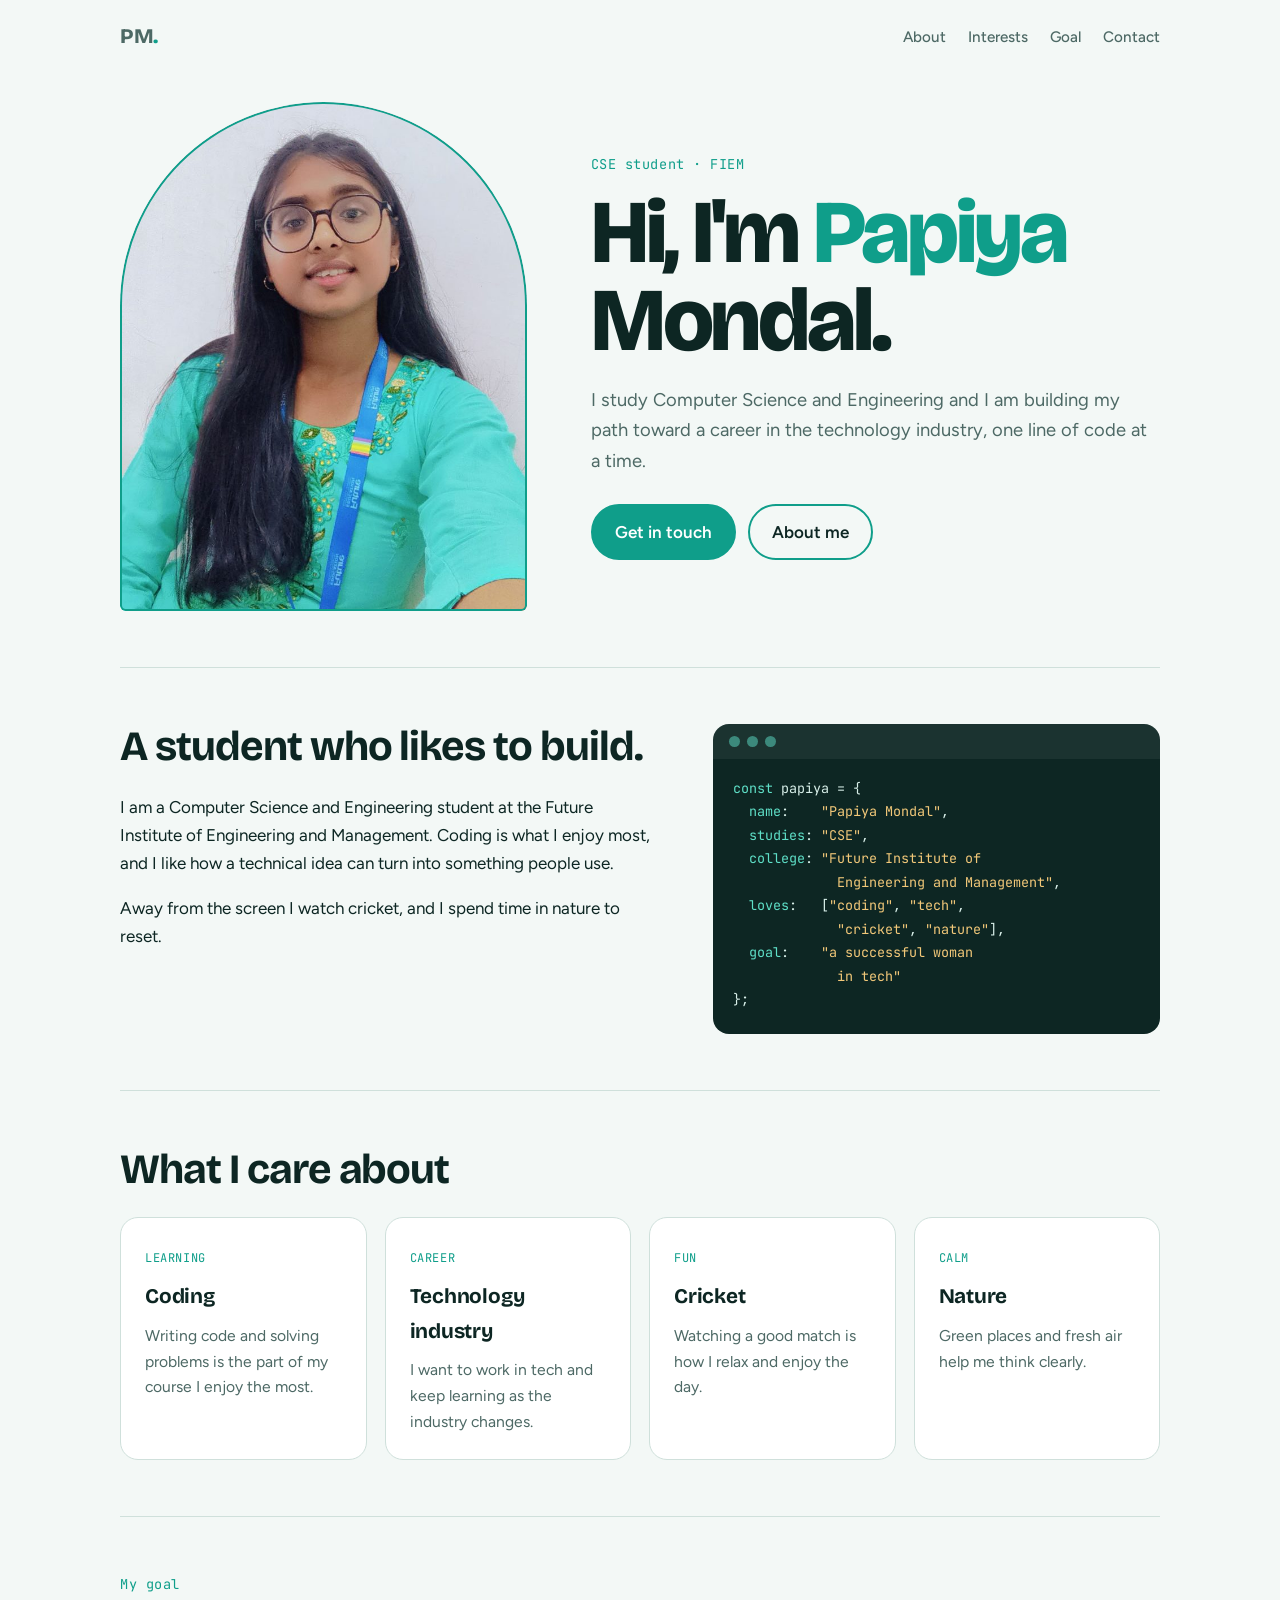
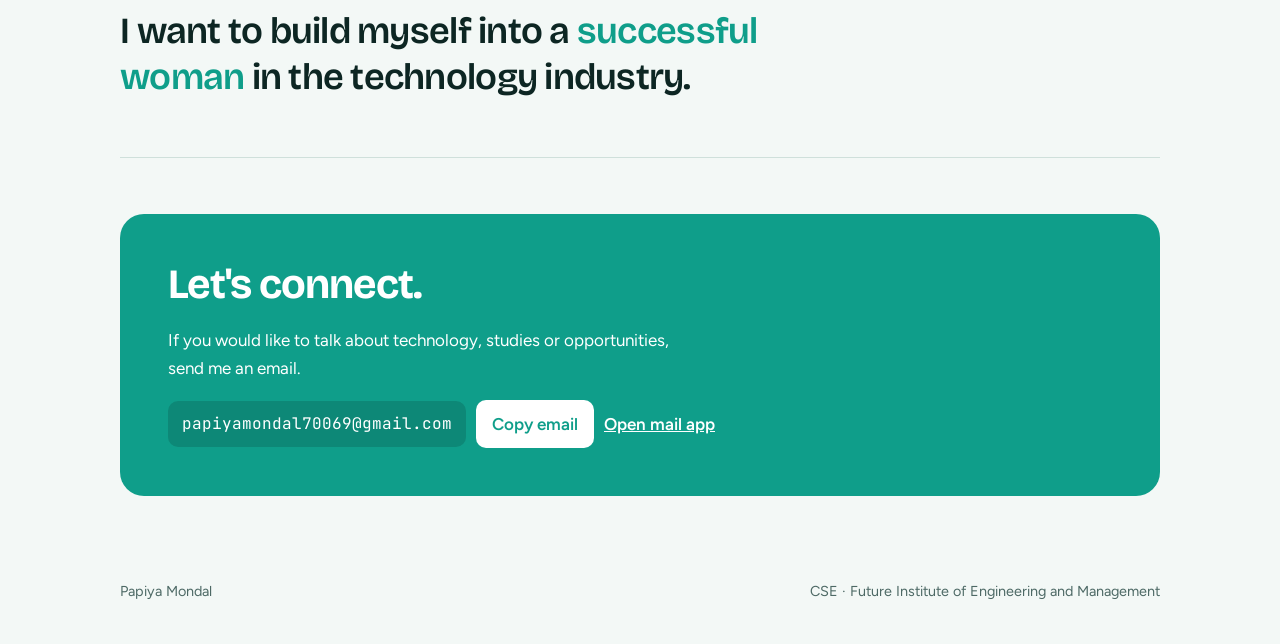
<file: index.html>
<!doctype html><html><head><meta charset=utf8><meta name=viewport content="width=device-width,initial-scale=1,viewport-fit=cover"><style>:root{color-scheme:light;box-sizing:border-box;padding-top:env(safe-area-inset-top,0px);padding-bottom:env(safe-area-inset-bottom,0px)}html{scroll-padding-top:env(safe-area-inset-top,0px)}body{margin:0;padding:0;font:14px -apple-system,BlinkMacSystemFont,sans-serif;background:#fff;color:#000}img{max-width:100%}[hidden]:not([hidden=until-found i]){display:none!important}</style></head><body>
<title>Papiya Mondal</title>
<meta name="claude:viewport-fit-sides" content="cover">
<link rel="preconnect" href="https://fonts.googleapis.com">
<link rel="preconnect" href="https://fonts.gstatic.com" crossorigin>
<link rel="stylesheet" href="https://fonts.googleapis.com/css2?family=Bricolage+Grotesque:opsz,wght@12..96,500;12..96,700;12..96,800&family=Figtree:wght@400;500;600&family=JetBrains+Mono:wght@400;500&display=swap">
<style>
/* Layout: asymmetric hero (arched photo left, big name right), then calm single-column sections with a terminal-style card as the one bold detail. */
:root{
  --bg:#f3f8f6;
  --surface:#ffffff;
  --fg:#0d2623;
  --muted:#4d6965;
  --accent:#0f9e8a;
  --accent-ink:#ffffff;
  --line:#cfe0db;
  --term-bg:#0d2623;
  --term-fg:#d8efe9;
  --term-key:#5fe0c8;
  --term-str:#f2c879;
  --font-display:"Bricolage Grotesque","Trebuchet MS",sans-serif;
  --font-body:"Figtree",system-ui,sans-serif;
  --font-mono:"JetBrains Mono",ui-monospace,Menlo,monospace;
}
@media (prefers-color-scheme:dark){:root:not([data-theme="light"]){
  --bg:#0a1a18;--surface:#112826;--fg:#e6f4f1;--muted:#93b3ad;--accent:#35d0b8;--accent-ink:#06201c;--line:#23403c;
  --term-bg:#061311;--term-fg:#d8efe9;--term-key:#5fe0c8;--term-str:#f2c879;color-scheme:dark}}
:root[data-theme="dark"]{
  --bg:#0a1a18;--surface:#112826;--fg:#e6f4f1;--muted:#93b3ad;--accent:#35d0b8;--accent-ink:#06201c;--line:#23403c;
  --term-bg:#061311;--term-fg:#d8efe9;--term-key:#5fe0c8;--term-str:#f2c879;color-scheme:dark}

*{box-sizing:border-box}
body{background:var(--bg);color:var(--fg);font-family:var(--font-body);font-size:17px;line-height:1.65;
  padding-block:0;padding-left:max(16px,env(safe-area-inset-left,0px));padding-right:max(16px,env(safe-area-inset-right,0px))}
.wrap{max-width:1040px;margin:0 auto}
a{color:inherit}
:focus-visible{outline:3px solid var(--accent);outline-offset:3px;border-radius:4px}

nav{display:flex;justify-content:space-between;align-items:center;gap:16px;padding-block:20px;flex-wrap:wrap}
.mark{font-family:var(--font-display);font-weight:800;font-size:1.3rem;text-decoration:none;letter-spacing:-.02em}
.mark span{color:var(--accent)}
nav ul{display:flex;gap:22px;list-style:none;margin:0;padding:0;font-size:.95rem;font-weight:500}
nav a{text-decoration:none;color:var(--muted)}
nav a:hover{color:var(--fg)}

.hero{display:grid;grid-template-columns:minmax(0,5fr) minmax(0,7fr);gap:clamp(24px,5vw,64px);align-items:center;padding-block:28px 56px}
.photo{position:relative;aspect-ratio:4/5;max-width:100%;border-radius:999px 999px 28px 28px;overflow:hidden;background:var(--line)}
.photo img{width:100%;height:100%;object-fit:cover;display:block}
.photo::after{content:"";position:absolute;inset:0;border-radius:inherit;box-shadow:inset 0 0 0 2px var(--accent)}
.eyebrow{font-family:var(--font-mono);font-size:.85rem;color:var(--accent);letter-spacing:.04em;margin:0 0 14px}
h1{font-family:var(--font-display);font-weight:800;font-size:clamp(2.8rem,8vw,5.6rem);line-height:.98;letter-spacing:-.035em;margin:0 0 20px;text-wrap:balance}
h1 em{font-style:normal;color:var(--accent)}
.lead{font-size:1.15rem;color:var(--muted);max-width:34em;margin:0 0 28px}
.cta{display:flex;gap:12px;flex-wrap:wrap}
.btn{display:inline-block;padding:12px 22px;border-radius:999px;font-weight:600;text-decoration:none;border:2px solid var(--accent)}
.btn.primary{background:var(--accent);color:var(--accent-ink)}
.btn.ghost{color:var(--fg)}
.btn:hover{transform:translateY(-1px)}

section{padding-block:56px;border-top:1px solid var(--line)}
h2{font-family:var(--font-display);font-weight:700;font-size:clamp(1.8rem,4.5vw,2.6rem);letter-spacing:-.025em;line-height:1.1;margin:0 0 24px;text-wrap:balance}
.about{display:grid;grid-template-columns:minmax(0,6fr) minmax(0,5fr);gap:clamp(24px,5vw,56px);align-items:start}
.about p{margin:0 0 16px;max-width:36em}
.term{background:var(--term-bg);color:var(--term-fg);border-radius:16px;overflow:hidden;min-width:0}
.term-bar{display:flex;gap:7px;padding:12px 16px;background:rgba(255,255,255,.06)}
.term-bar i{width:11px;height:11px;border-radius:50%;background:var(--term-key);opacity:.5}
.term pre{margin:0;padding:18px 20px 22px;font-family:var(--font-mono);font-size:.84rem;line-height:1.75;overflow-x:auto}
.k{color:var(--term-key)}.s{color:var(--term-str)}

.cards{display:grid;grid-template-columns:repeat(auto-fit,minmax(220px,1fr));gap:18px}
.card{background:var(--surface);border:1px solid var(--line);border-radius:18px;padding:24px}
.card h3{font-family:var(--font-display);font-size:1.3rem;margin:0 0 8px;letter-spacing:-.01em}
.card p{margin:0;color:var(--muted);font-size:.98rem}
.tag{display:inline-block;font-family:var(--font-mono);font-size:.75rem;color:var(--accent);margin-bottom:12px;letter-spacing:.05em;text-transform:uppercase}

.goal{font-family:var(--font-display);font-weight:600;font-size:clamp(1.5rem,4vw,2.3rem);line-height:1.25;letter-spacing:-.02em;max-width:26em;margin:0;text-wrap:balance}
.goal em{font-style:normal;color:var(--accent)}

.contact-box{background:var(--accent);color:var(--accent-ink);border-radius:24px;padding:clamp(24px,5vw,48px);display:grid;gap:18px}
.contact-box h2{margin:0}
.contact-box p{margin:0;max-width:30em}
.mail{display:flex;gap:10px;flex-wrap:wrap;align-items:center}
.mail code{font-family:var(--font-mono);font-size:1rem;background:rgba(0,0,0,.14);padding:10px 14px;border-radius:10px;overflow-wrap:anywhere;user-select:all}
.mail button{font:inherit;font-weight:600;background:var(--accent-ink);color:var(--accent);border:0;border-radius:10px;padding:10px 16px;cursor:pointer}
.mail a{font-weight:600}
footer{padding-block:28px 40px;color:var(--muted);font-size:.9rem;display:flex;justify-content:space-between;gap:12px;flex-wrap:wrap}

@media (max-width:760px){
  .hero,.about{grid-template-columns:minmax(0,1fr)}
  .photo{max-width:340px}
  nav ul{gap:16px}
}
@media (prefers-reduced-motion:reduce){.btn{transition:none}.btn:hover{transform:none}}
.btn{transition:transform .15s}
</style>

<div class="wrap">
  <nav>
    <a class="mark" href="#top">PM<span>.</span></a>
    <ul>
      <li><a href="#about">About</a></li>
      <li><a href="#interests">Interests</a></li>
      <li><a href="#goal">Goal</a></li>
      <li><a href="#contact">Contact</a></li>
    </ul>
  </nav>

  <header class="hero" id="top">
    <div class="photo"><img src="[data-uri]" alt="Portrait of Papiya Mondal wearing glasses and a teal kurta" width="720" height="900"></div>
    <div>
      <p class="eyebrow">CSE student · FIEM</p>
      <h1>Hi, I'm <em>Papiya</em> Mondal.</h1>
      <p class="lead">I study Computer Science and Engineering and I am building my path toward a career in the technology industry, one line of code at a time.</p>
      <div class="cta">
        <a class="btn primary" href="#contact">Get in touch</a>
        <a class="btn ghost" href="#about">About me</a>
      </div>
    </div>
  </header>

  <section id="about">
    <div class="about">
      <div>
        <h2>A student who likes to build.</h2>
        <p>I am a Computer Science and Engineering student at the Future Institute of Engineering and Management. Coding is what I enjoy most, and I like how a technical idea can turn into something people use.</p>
        <p>Away from the screen I watch cricket, and I spend time in nature to reset.</p>
      </div>
      <div class="term" aria-label="Summary of Papiya Mondal as code">
        <div class="term-bar"><i></i><i></i><i></i></div>
<pre><span class="k">const</span> papiya = {
  <span class="k">name</span>:    <span class="s">"Papiya Mondal"</span>,
  <span class="k">studies</span>: <span class="s">"CSE"</span>,
  <span class="k">college</span>: <span class="s">"Future Institute of
             Engineering and Management"</span>,
  <span class="k">loves</span>:   [<span class="s">"coding"</span>, <span class="s">"tech"</span>,
             <span class="s">"cricket"</span>, <span class="s">"nature"</span>],
  <span class="k">goal</span>:    <span class="s">"a successful woman
             in tech"</span>
};</pre>
      </div>
    </div>
  </section>

  <section id="interests">
    <h2>What I care about</h2>
    <div class="cards">
      <article class="card"><span class="tag">Learning</span><h3>Coding</h3><p>Writing code and solving problems is the part of my course I enjoy the most.</p></article>
      <article class="card"><span class="tag">Career</span><h3>Technology industry</h3><p>I want to work in tech and keep learning as the industry changes.</p></article>
      <article class="card"><span class="tag">Fun</span><h3>Cricket</h3><p>Watching a good match is how I relax and enjoy the day.</p></article>
      <article class="card"><span class="tag">Calm</span><h3>Nature</h3><p>Green places and fresh air help me think clearly.</p></article>
    </div>
  </section>

  <section id="goal">
    <p class="eyebrow">My goal</p>
    <p class="goal">I want to build myself into a <em>successful woman</em> in the technology industry.</p>
  </section>

  <section id="contact">
    <div class="contact-box">
      <h2>Let's connect.</h2>
      <p>If you would like to talk about technology, studies or opportunities, send me an email.</p>
      <div class="mail">
        <code id="email">papiyamondal70069@gmail.com</code>
        <button type="button" id="copy">Copy email</button>
        <a href="mailto:papiyamondal70069@gmail.com">Open mail app</a>
      </div>
    </div>
  </section>

  <footer><span>Papiya Mondal</span><span>CSE · Future Institute of Engineering and Management</span></footer>
</div>

<script>
(function(){
  var b=document.getElementById('copy'),t=document.getElementById('email');
  b.addEventListener('click',function(){
    function sel(){var r=document.createRange();r.selectNodeContents(t);var s=getSelection();s.removeAllRanges();s.addRange(r);b.textContent='Selected, press copy'}
    try{navigator.clipboard.writeText(t.textContent).then(function(){b.textContent='Copied'},sel)}catch(e){sel()}
    setTimeout(function(){b.textContent='Copy email'},2200);
  });
})();
</script>

</body></html>
</file>
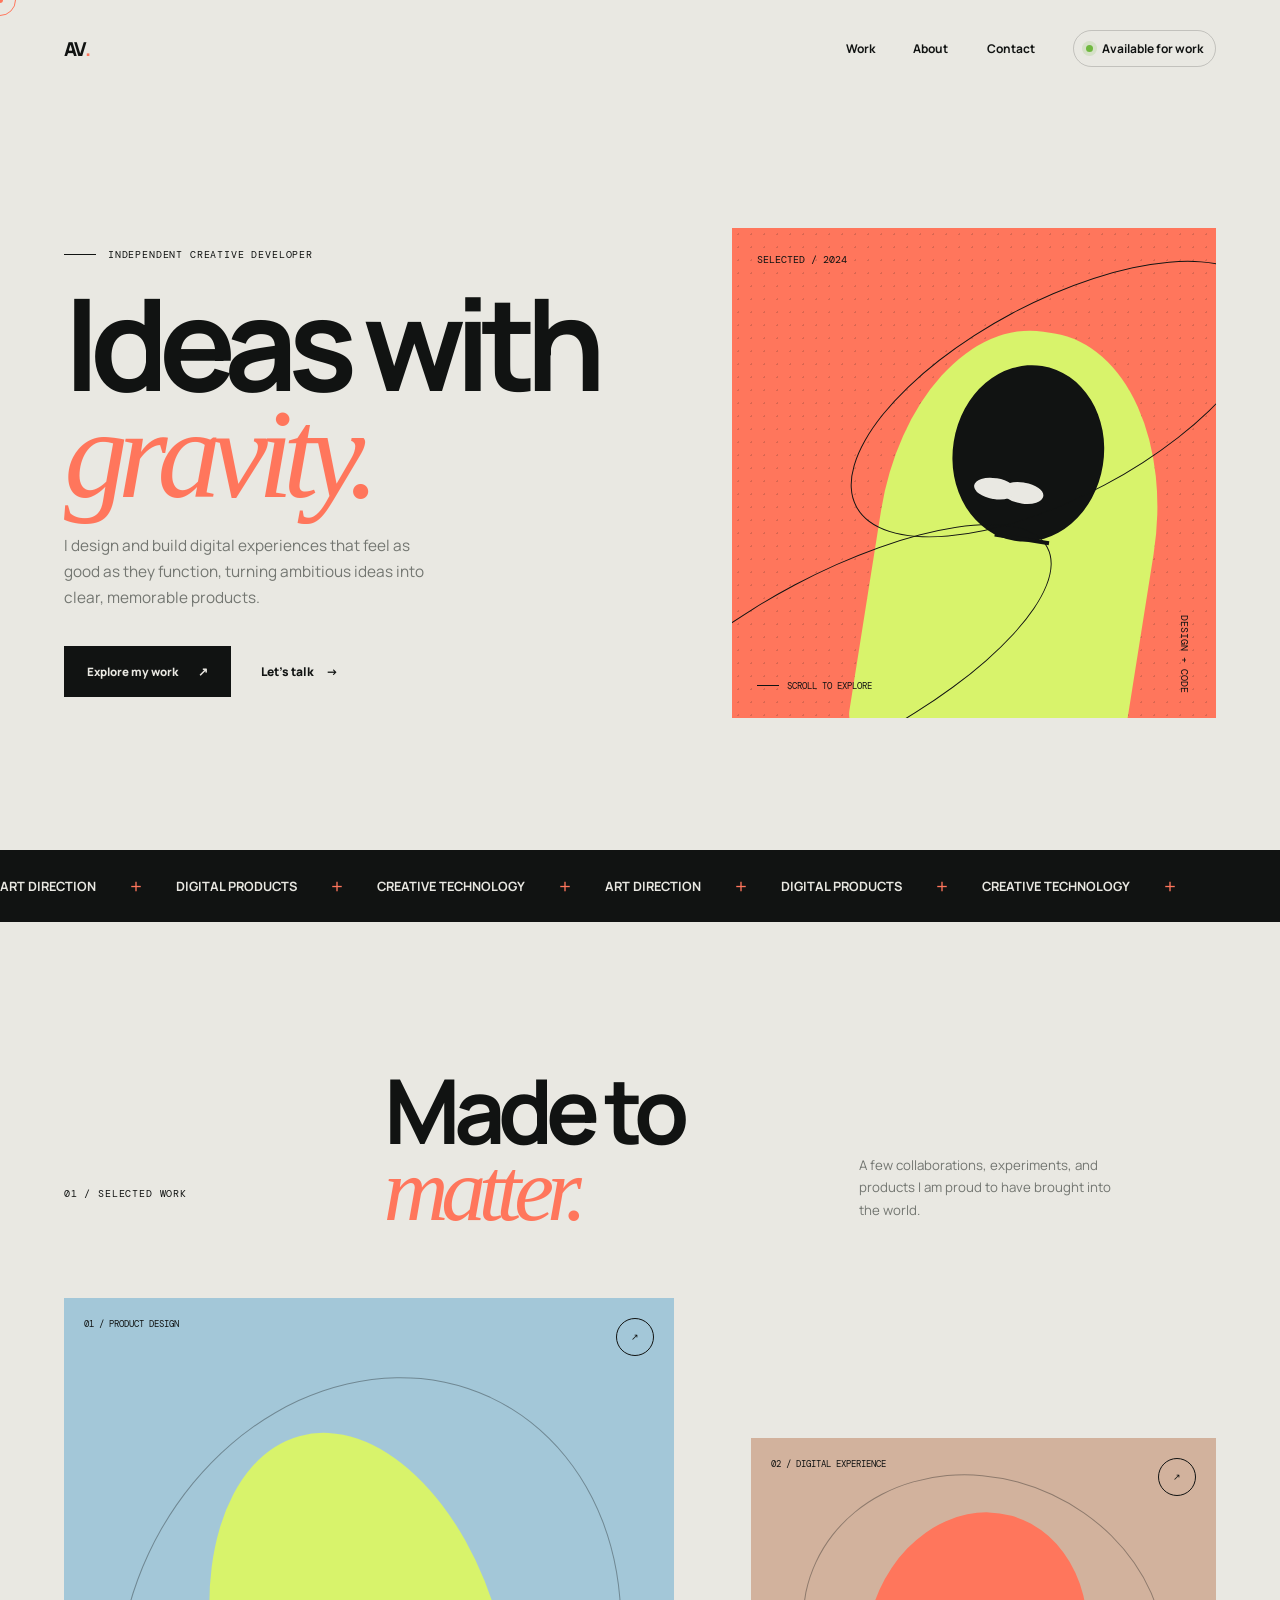
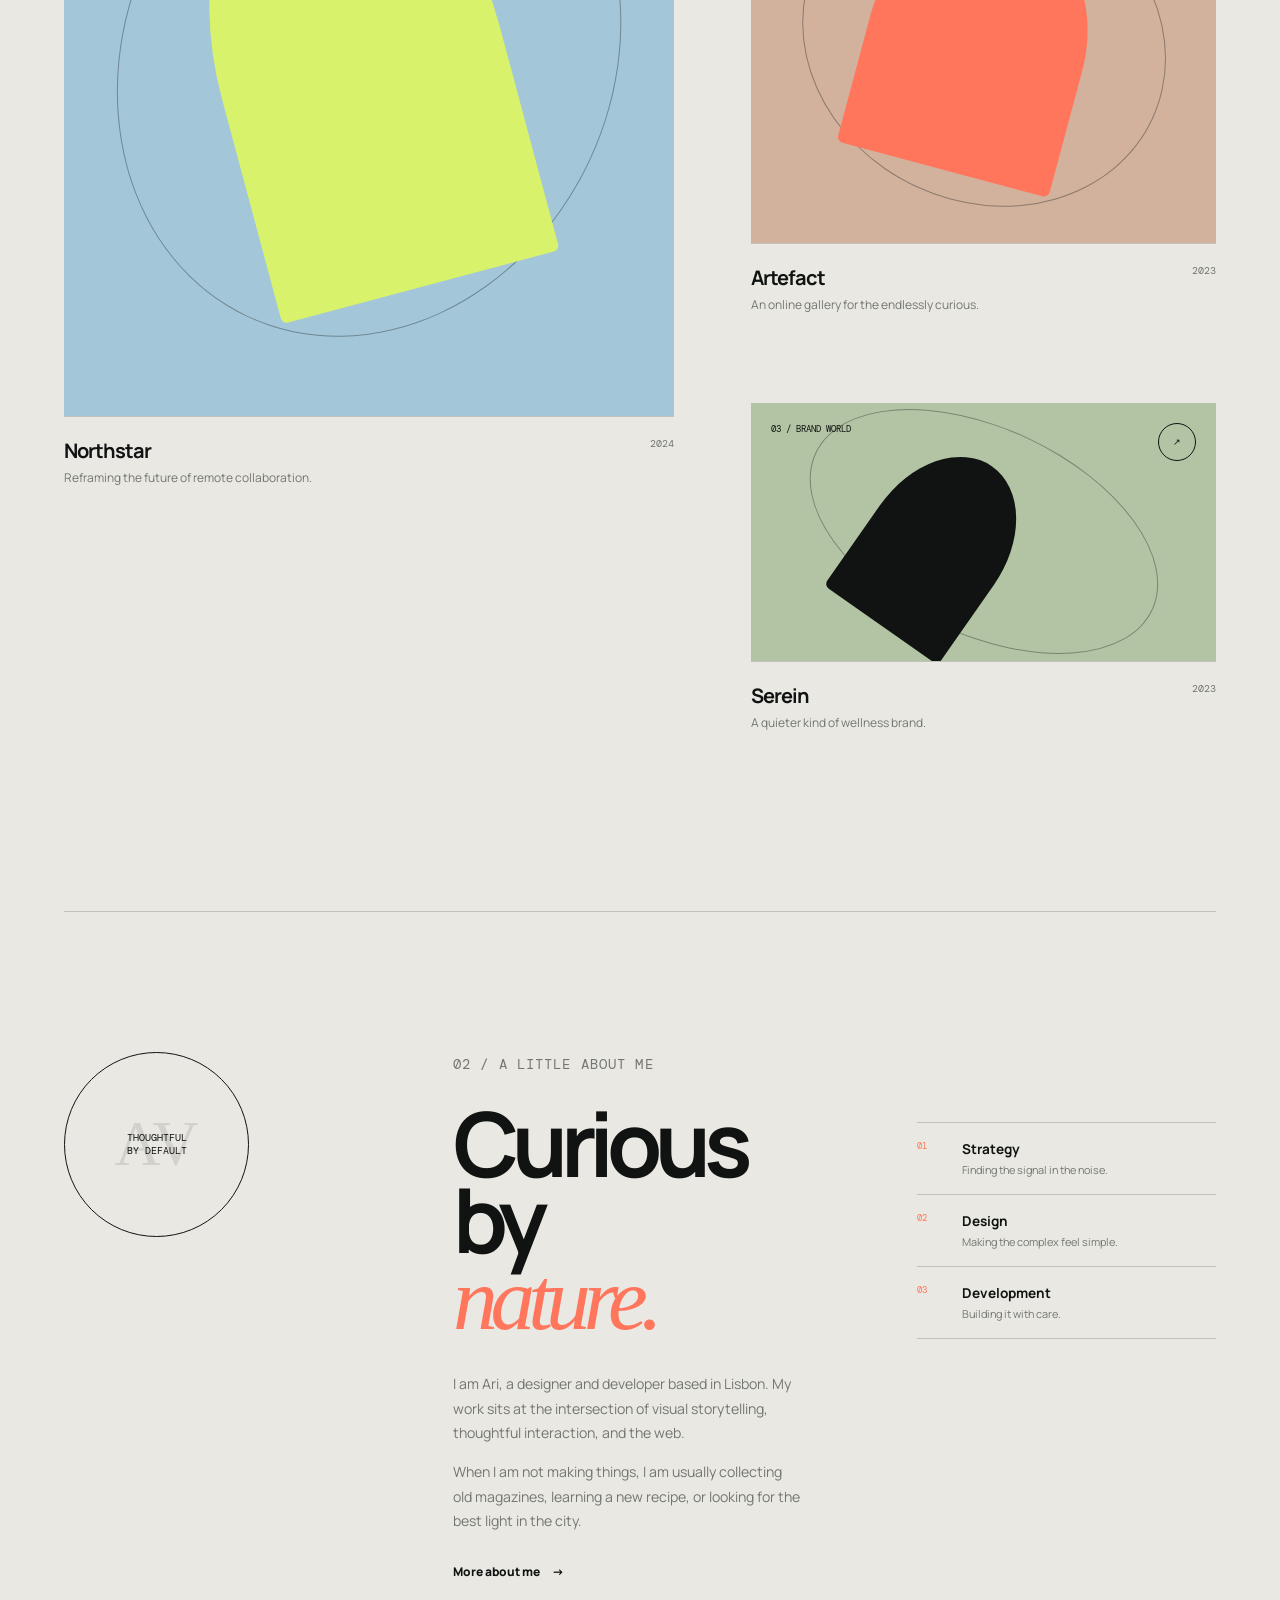
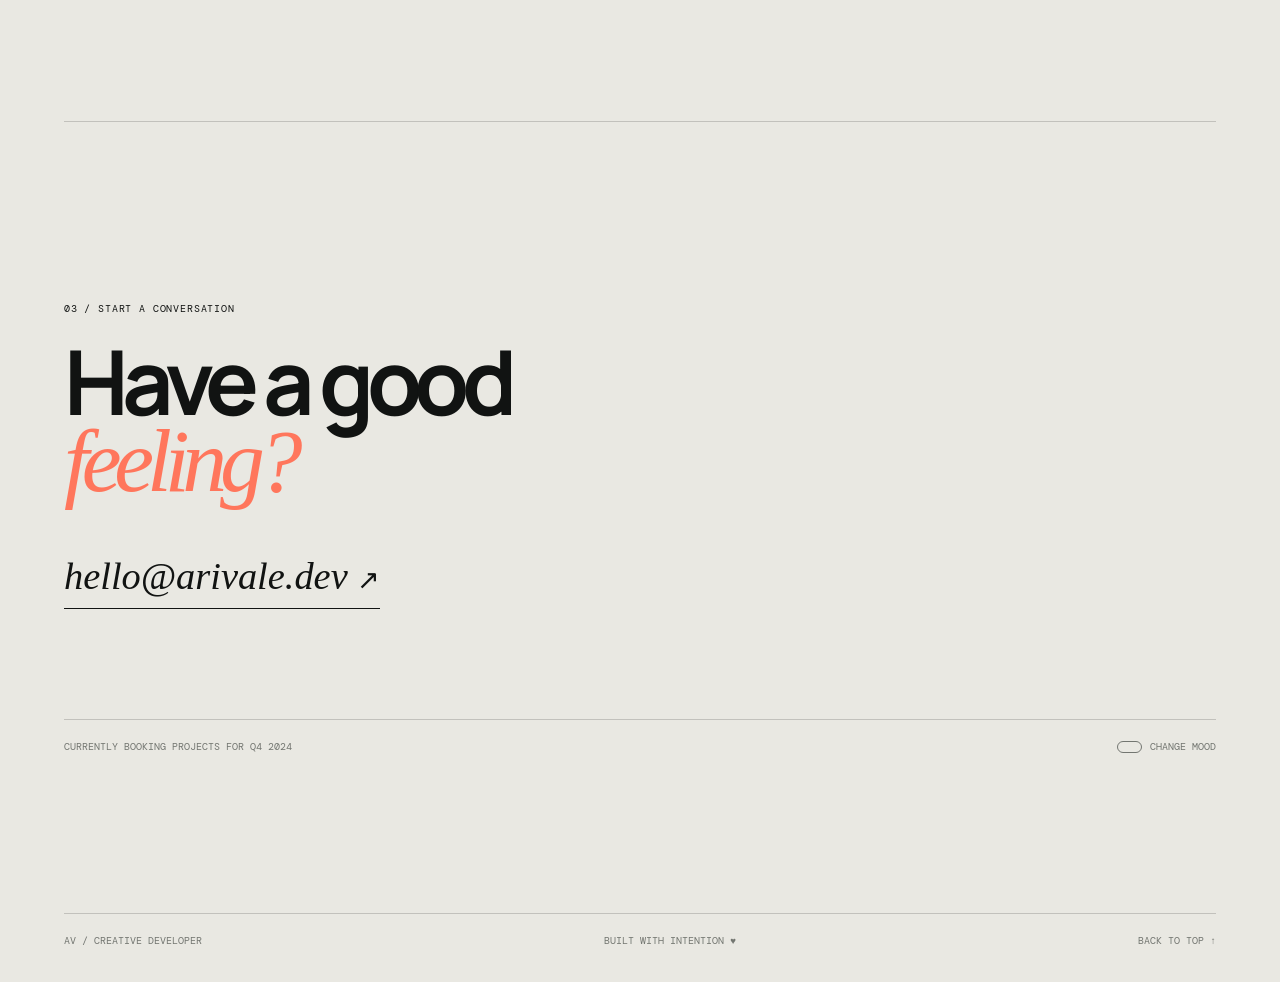
<file: old-index.html>
<!DOCTYPE html>
<html lang="en">
<head>
  <meta charset="UTF-8">
  <meta name="viewport" content="width=device-width, initial-scale=1.0">
  <meta name="description" content="A creative developer portfolio built with HTML, CSS, and JavaScript.">
  <title>Ari Vale | Creative Developer</title>
  <link rel="preconnect" href="https://fonts.googleapis.com">
  <link rel="preconnect" href="https://fonts.gstatic.com" crossorigin>
  <link href="https://fonts.googleapis.com/css2?family=DM+Mono:wght@400;500&family=Manrope:wght@400;500;600;700;800&display=swap" rel="stylesheet">
  <link rel="stylesheet" href="style.css">
</head>
<body>
  <div class="cursor-dot" aria-hidden="true"></div>
  <div class="cursor-ring" aria-hidden="true"></div>

  <header class="site-header">
    <a class="brand" href="#top" aria-label="Ari Vale home">AV<span>.</span></a>
    <button class="menu-toggle" type="button" aria-expanded="false" aria-controls="site-nav">
      <span></span><span></span>
      <span class="sr-only">Toggle navigation</span>
    </button>
    <nav id="site-nav" class="site-nav" aria-label="Main navigation">
      <a href="#work">Work</a>
      <a href="#about">About</a>
      <a href="#contact">Contact</a>
      <a class="nav-availability" href="#contact"><i></i> Available for work</a>
    </nav>
  </header>

  <main id="top">
    <section class="hero section-wrap" aria-labelledby="hero-title">
      <div class="hero-copy reveal">
        <p class="eyebrow"><span class="eyebrow-line"></span> Independent creative developer</p>
        <h1 id="hero-title">Ideas with<br><em>gravity.</em></h1>
        <p class="hero-intro">I design and build digital experiences that feel as good as they function, turning ambitious ideas into clear, memorable products.</p>
        <div class="hero-actions">
          <a class="button button-primary magnetic" href="#work">Explore my work <span aria-hidden="true">&#8599;</span></a>
          <a class="text-link" href="#contact">Let's talk <span aria-hidden="true">&#8594;</span></a>
        </div>
      </div>
      <div class="hero-art reveal reveal-delay" aria-label="Abstract portrait artwork" role="img">
        <div class="orbit orbit-one"></div>
        <div class="orbit orbit-two"></div>
        <div class="portrait-shape"><span></span></div>
        <div class="art-label label-top">Selected / 2024</div>
        <div class="art-label label-bottom">Design + Code</div>
        <div class="scroll-note"><span></span> Scroll to explore</div>
      </div>
    </section>

    <section class="marquee" aria-label="Areas of expertise">
      <div class="marquee-track"><span>Art direction</span><b>+</b><span>Digital products</span><b>+</b><span>Creative technology</span><b>+</b><span>Art direction</span><b>+</b><span>Digital products</span><b>+</b><span>Creative technology</span><b>+</b></div>
    </section>

    <section id="work" class="work section-wrap" aria-labelledby="work-title">
      <div class="section-heading reveal"><p class="eyebrow">01 / Selected work</p><h2 id="work-title">Made to<br><em>matter.</em></h2><p class="section-summary">A few collaborations, experiments, and products I am proud to have brought into the world.</p></div>
      <div class="project-grid">
        <article class="project-card project-large reveal">
          <a class="project-image image-one" href="#contact" aria-label="View the Northstar project"><span class="image-tag">01 / Product design</span><span class="project-arrow">&#8599;</span></a>
          <div class="project-meta"><h3>Northstar</h3><p>Reframing the future of remote collaboration.</p><span class="project-year">2024</span></div>
        </article>
        <article class="project-card project-offset reveal reveal-delay-short">
          <a class="project-image image-two" href="#contact" aria-label="View the Artefact project"><span class="image-tag">02 / Digital experience</span><span class="project-arrow">&#8599;</span></a>
          <div class="project-meta"><h3>Artefact</h3><p>An online gallery for the endlessly curious.</p><span class="project-year">2023</span></div>
        </article>
        <article class="project-card project-wide reveal">
          <a class="project-image image-three" href="#contact" aria-label="View the Serein project"><span class="image-tag">03 / Brand world</span><span class="project-arrow">&#8599;</span></a>
          <div class="project-meta"><h3>Serein</h3><p>A quieter kind of wellness brand.</p><span class="project-year">2023</span></div>
        </article>
      </div>
    </section>

    <section id="about" class="about section-wrap" aria-labelledby="about-title">
      <div class="about-stamp reveal"><span>Thoughtful<br>by default</span><strong>AV</strong></div>
      <div class="about-copy reveal reveal-delay"><p class="eyebrow">02 / A little about me</p><h2 id="about-title">Curious by<br><em>nature.</em></h2><p>I am Ari, a designer and developer based in Lisbon. My work sits at the intersection of visual storytelling, thoughtful interaction, and the web.</p><p>When I am not making things, I am usually collecting old magazines, learning a new recipe, or looking for the best light in the city.</p><a class="text-link" href="#contact">More about me <span aria-hidden="true">&#8594;</span></a></div>
      <div class="skills reveal reveal-delay-short"><div><span>01</span><strong>Strategy</strong><small>Finding the signal in the noise.</small></div><div><span>02</span><strong>Design</strong><small>Making the complex feel simple.</small></div><div><span>03</span><strong>Development</strong><small>Building it with care.</small></div></div>
    </section>

    <section id="contact" class="contact section-wrap reveal" aria-labelledby="contact-title"><p class="eyebrow">03 / Start a conversation</p><h2 id="contact-title">Have a good<br><em>feeling?</em></h2><a class="email-link" href="mailto:hello@arivale.dev">hello@arivale.dev <span aria-hidden="true">&#8599;</span></a><div class="contact-footer"><span>Currently booking projects for Q4 2024</span><button class="theme-toggle" type="button" aria-label="Toggle color theme"><span></span> Change mood</button></div></section>
  </main>

  <footer class="site-footer section-wrap"><span>AV / Creative developer</span><span>Built with intention &#9829;</span><a href="#top">Back to top &#8593;</a></footer>
  <script src="script.js"></script>
</body>
</html>
</file>
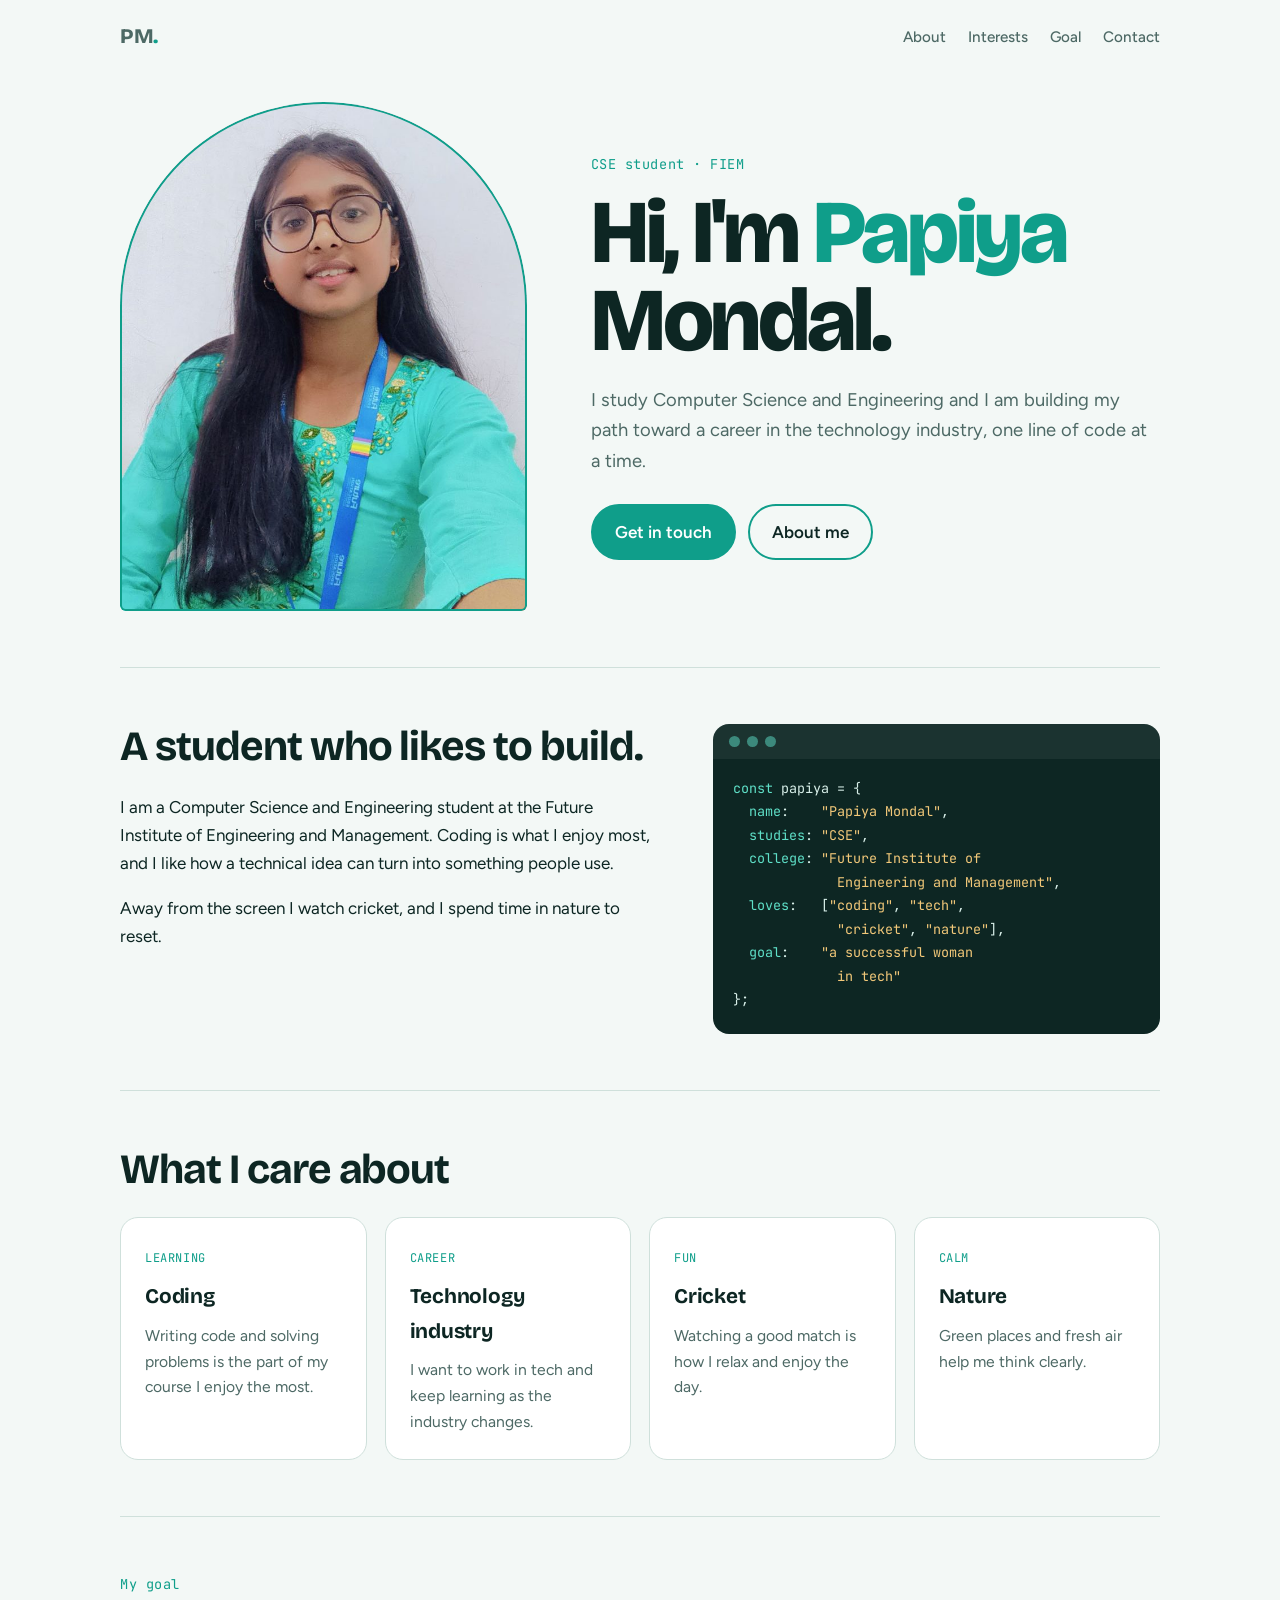
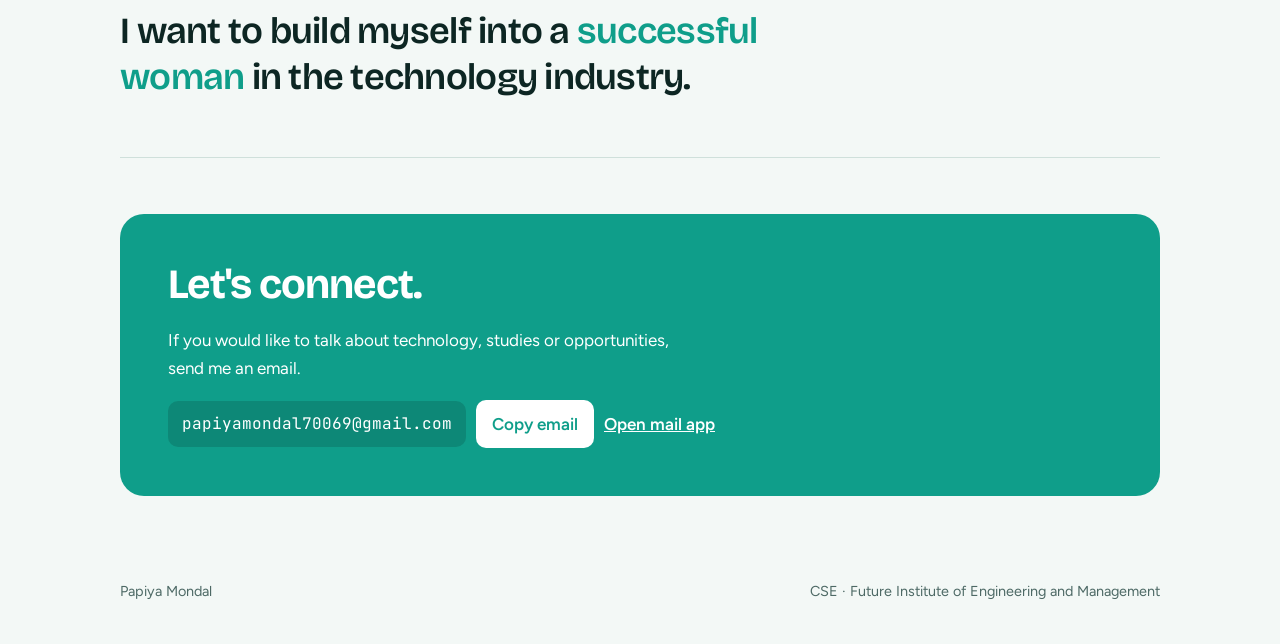
<file: Papiya Mondal.html>
<!doctype html><html><head><meta charset=utf8><meta name=viewport content="width=device-width,initial-scale=1,viewport-fit=cover"><style>:root{color-scheme:light;box-sizing:border-box;padding-top:env(safe-area-inset-top,0px);padding-bottom:env(safe-area-inset-bottom,0px)}html{scroll-padding-top:env(safe-area-inset-top,0px)}body{margin:0;padding:0;font:14px -apple-system,BlinkMacSystemFont,sans-serif;background:#fff;color:#000}img{max-width:100%}[hidden]:not([hidden=until-found i]){display:none!important}</style></head><body>
<title>Papiya Mondal</title>
<meta name="claude:viewport-fit-sides" content="cover">
<link rel="preconnect" href="https://fonts.googleapis.com">
<link rel="preconnect" href="https://fonts.gstatic.com" crossorigin>
<link rel="stylesheet" href="https://fonts.googleapis.com/css2?family=Bricolage+Grotesque:opsz,wght@12..96,500;12..96,700;12..96,800&family=Figtree:wght@400;500;600&family=JetBrains+Mono:wght@400;500&display=swap">
<style>
/* Layout: asymmetric hero (arched photo left, big name right), then calm single-column sections with a terminal-style card as the one bold detail. */
:root{
  --bg:#f3f8f6;
  --surface:#ffffff;
  --fg:#0d2623;
  --muted:#4d6965;
  --accent:#0f9e8a;
  --accent-ink:#ffffff;
  --line:#cfe0db;
  --term-bg:#0d2623;
  --term-fg:#d8efe9;
  --term-key:#5fe0c8;
  --term-str:#f2c879;
  --font-display:"Bricolage Grotesque","Trebuchet MS",sans-serif;
  --font-body:"Figtree",system-ui,sans-serif;
  --font-mono:"JetBrains Mono",ui-monospace,Menlo,monospace;
}
@media (prefers-color-scheme:dark){:root:not([data-theme="light"]){
  --bg:#0a1a18;--surface:#112826;--fg:#e6f4f1;--muted:#93b3ad;--accent:#35d0b8;--accent-ink:#06201c;--line:#23403c;
  --term-bg:#061311;--term-fg:#d8efe9;--term-key:#5fe0c8;--term-str:#f2c879;color-scheme:dark}}
:root[data-theme="dark"]{
  --bg:#0a1a18;--surface:#112826;--fg:#e6f4f1;--muted:#93b3ad;--accent:#35d0b8;--accent-ink:#06201c;--line:#23403c;
  --term-bg:#061311;--term-fg:#d8efe9;--term-key:#5fe0c8;--term-str:#f2c879;color-scheme:dark}

*{box-sizing:border-box}
body{background:var(--bg);color:var(--fg);font-family:var(--font-body);font-size:17px;line-height:1.65;
  padding-block:0;padding-left:max(16px,env(safe-area-inset-left,0px));padding-right:max(16px,env(safe-area-inset-right,0px))}
.wrap{max-width:1040px;margin:0 auto}
a{color:inherit}
:focus-visible{outline:3px solid var(--accent);outline-offset:3px;border-radius:4px}

nav{display:flex;justify-content:space-between;align-items:center;gap:16px;padding-block:20px;flex-wrap:wrap}
.mark{font-family:var(--font-display);font-weight:800;font-size:1.3rem;text-decoration:none;letter-spacing:-.02em}
.mark span{color:var(--accent)}
nav ul{display:flex;gap:22px;list-style:none;margin:0;padding:0;font-size:.95rem;font-weight:500}
nav a{text-decoration:none;color:var(--muted)}
nav a:hover{color:var(--fg)}

.hero{display:grid;grid-template-columns:minmax(0,5fr) minmax(0,7fr);gap:clamp(24px,5vw,64px);align-items:center;padding-block:28px 56px}
.photo{position:relative;aspect-ratio:4/5;max-width:100%;border-radius:999px 999px 28px 28px;overflow:hidden;background:var(--line)}
.photo img{width:100%;height:100%;object-fit:cover;display:block}
.photo::after{content:"";position:absolute;inset:0;border-radius:inherit;box-shadow:inset 0 0 0 2px var(--accent)}
.eyebrow{font-family:var(--font-mono);font-size:.85rem;color:var(--accent);letter-spacing:.04em;margin:0 0 14px}
h1{font-family:var(--font-display);font-weight:800;font-size:clamp(2.8rem,8vw,5.6rem);line-height:.98;letter-spacing:-.035em;margin:0 0 20px;text-wrap:balance}
h1 em{font-style:normal;color:var(--accent)}
.lead{font-size:1.15rem;color:var(--muted);max-width:34em;margin:0 0 28px}
.cta{display:flex;gap:12px;flex-wrap:wrap}
.btn{display:inline-block;padding:12px 22px;border-radius:999px;font-weight:600;text-decoration:none;border:2px solid var(--accent)}
.btn.primary{background:var(--accent);color:var(--accent-ink)}
.btn.ghost{color:var(--fg)}
.btn:hover{transform:translateY(-1px)}

section{padding-block:56px;border-top:1px solid var(--line)}
h2{font-family:var(--font-display);font-weight:700;font-size:clamp(1.8rem,4.5vw,2.6rem);letter-spacing:-.025em;line-height:1.1;margin:0 0 24px;text-wrap:balance}
.about{display:grid;grid-template-columns:minmax(0,6fr) minmax(0,5fr);gap:clamp(24px,5vw,56px);align-items:start}
.about p{margin:0 0 16px;max-width:36em}
.term{background:var(--term-bg);color:var(--term-fg);border-radius:16px;overflow:hidden;min-width:0}
.term-bar{display:flex;gap:7px;padding:12px 16px;background:rgba(255,255,255,.06)}
.term-bar i{width:11px;height:11px;border-radius:50%;background:var(--term-key);opacity:.5}
.term pre{margin:0;padding:18px 20px 22px;font-family:var(--font-mono);font-size:.84rem;line-height:1.75;overflow-x:auto}
.k{color:var(--term-key)}.s{color:var(--term-str)}

.cards{display:grid;grid-template-columns:repeat(auto-fit,minmax(220px,1fr));gap:18px}
.card{background:var(--surface);border:1px solid var(--line);border-radius:18px;padding:24px}
.card h3{font-family:var(--font-display);font-size:1.3rem;margin:0 0 8px;letter-spacing:-.01em}
.card p{margin:0;color:var(--muted);font-size:.98rem}
.tag{display:inline-block;font-family:var(--font-mono);font-size:.75rem;color:var(--accent);margin-bottom:12px;letter-spacing:.05em;text-transform:uppercase}

.goal{font-family:var(--font-display);font-weight:600;font-size:clamp(1.5rem,4vw,2.3rem);line-height:1.25;letter-spacing:-.02em;max-width:26em;margin:0;text-wrap:balance}
.goal em{font-style:normal;color:var(--accent)}

.contact-box{background:var(--accent);color:var(--accent-ink);border-radius:24px;padding:clamp(24px,5vw,48px);display:grid;gap:18px}
.contact-box h2{margin:0}
.contact-box p{margin:0;max-width:30em}
.mail{display:flex;gap:10px;flex-wrap:wrap;align-items:center}
.mail code{font-family:var(--font-mono);font-size:1rem;background:rgba(0,0,0,.14);padding:10px 14px;border-radius:10px;overflow-wrap:anywhere;user-select:all}
.mail button{font:inherit;font-weight:600;background:var(--accent-ink);color:var(--accent);border:0;border-radius:10px;padding:10px 16px;cursor:pointer}
.mail a{font-weight:600}
footer{padding-block:28px 40px;color:var(--muted);font-size:.9rem;display:flex;justify-content:space-between;gap:12px;flex-wrap:wrap}

@media (max-width:760px){
  .hero,.about{grid-template-columns:minmax(0,1fr)}
  .photo{max-width:340px}
  nav ul{gap:16px}
}
@media (prefers-reduced-motion:reduce){.btn{transition:none}.btn:hover{transform:none}}
.btn{transition:transform .15s}
</style>

<div class="wrap">
  <nav>
    <a class="mark" href="#top">PM<span>.</span></a>
    <ul>
      <li><a href="#about">About</a></li>
      <li><a href="#interests">Interests</a></li>
      <li><a href="#goal">Goal</a></li>
      <li><a href="#contact">Contact</a></li>
    </ul>
  </nav>

  <header class="hero" id="top">
    <div class="photo"><img src="[data-uri]" alt="Portrait of Papiya Mondal wearing glasses and a teal kurta" width="720" height="900"></div>
    <div>
      <p class="eyebrow">CSE student · FIEM</p>
      <h1>Hi, I'm <em>Papiya</em> Mondal.</h1>
      <p class="lead">I study Computer Science and Engineering and I am building my path toward a career in the technology industry, one line of code at a time.</p>
      <div class="cta">
        <a class="btn primary" href="#contact">Get in touch</a>
        <a class="btn ghost" href="#about">About me</a>
      </div>
    </div>
  </header>

  <section id="about">
    <div class="about">
      <div>
        <h2>A student who likes to build.</h2>
        <p>I am a Computer Science and Engineering student at the Future Institute of Engineering and Management. Coding is what I enjoy most, and I like how a technical idea can turn into something people use.</p>
        <p>Away from the screen I watch cricket, and I spend time in nature to reset.</p>
      </div>
      <div class="term" aria-label="Summary of Papiya Mondal as code">
        <div class="term-bar"><i></i><i></i><i></i></div>
<pre><span class="k">const</span> papiya = {
  <span class="k">name</span>:    <span class="s">"Papiya Mondal"</span>,
  <span class="k">studies</span>: <span class="s">"CSE"</span>,
  <span class="k">college</span>: <span class="s">"Future Institute of
             Engineering and Management"</span>,
  <span class="k">loves</span>:   [<span class="s">"coding"</span>, <span class="s">"tech"</span>,
             <span class="s">"cricket"</span>, <span class="s">"nature"</span>],
  <span class="k">goal</span>:    <span class="s">"a successful woman
             in tech"</span>
};</pre>
      </div>
    </div>
  </section>

  <section id="interests">
    <h2>What I care about</h2>
    <div class="cards">
      <article class="card"><span class="tag">Learning</span><h3>Coding</h3><p>Writing code and solving problems is the part of my course I enjoy the most.</p></article>
      <article class="card"><span class="tag">Career</span><h3>Technology industry</h3><p>I want to work in tech and keep learning as the industry changes.</p></article>
      <article class="card"><span class="tag">Fun</span><h3>Cricket</h3><p>Watching a good match is how I relax and enjoy the day.</p></article>
      <article class="card"><span class="tag">Calm</span><h3>Nature</h3><p>Green places and fresh air help me think clearly.</p></article>
    </div>
  </section>

  <section id="goal">
    <p class="eyebrow">My goal</p>
    <p class="goal">I want to build myself into a <em>successful woman</em> in the technology industry.</p>
  </section>

  <section id="contact">
    <div class="contact-box">
      <h2>Let's connect.</h2>
      <p>If you would like to talk about technology, studies or opportunities, send me an email.</p>
      <div class="mail">
        <code id="email">papiyamondal70069@gmail.com</code>
        <button type="button" id="copy">Copy email</button>
        <a href="mailto:papiyamondal70069@gmail.com">Open mail app</a>
      </div>
    </div>
  </section>

  <footer><span>Papiya Mondal</span><span>CSE · Future Institute of Engineering and Management</span></footer>
</div>

<script>
(function(){
  var b=document.getElementById('copy'),t=document.getElementById('email');
  b.addEventListener('click',function(){
    function sel(){var r=document.createRange();r.selectNodeContents(t);var s=getSelection();s.removeAllRanges();s.addRange(r);b.textContent='Selected, press copy'}
    try{navigator.clipboard.writeText(t.textContent).then(function(){b.textContent='Copied'},sel)}catch(e){sel()}
    setTimeout(function(){b.textContent='Copy email'},2200);
  });
})();
</script>

</body></html>
</file>
<file: style.css>
@import url('https://fonts.googleapis.com/css2?family=DM+Mono:wght@400;500&family=Manrope:wght@400;500;600;700;800&display=swap');

:root { --ink: #111312; --paper: #e9e8e2; --muted: #737671; --line: rgba(17, 19, 18, .18); --acid: #d8f36b; --coral: #ff765c; --serif: Georgia, 'Times New Roman', serif; --sans: 'Manrope', sans-serif; --mono: 'DM Mono', monospace; }
* { box-sizing: border-box; }
html { scroll-behavior: smooth; }
body { margin: 0; color: var(--ink); background: var(--paper); font-family: var(--sans); cursor: none; overflow-x: hidden; }
a { color: inherit; text-decoration: none; }
button { color: inherit; font: inherit; }
.sr-only { position: absolute; width: 1px; height: 1px; padding: 0; margin: -1px; overflow: hidden; clip: rect(0,0,0,0); white-space: nowrap; border: 0; }
.site-header { position: absolute; z-index: 10; top: 0; left: 0; right: 0; display: flex; align-items: center; justify-content: space-between; padding: 30px 5vw; }
.brand { font-size: 1.2rem; font-weight: 800; letter-spacing: -.08em; }
.brand span, em { color: var(--coral); }
.site-nav { display: flex; align-items: center; gap: clamp(20px, 3vw, 48px); font-size: .75rem; font-weight: 700; }
.site-nav a:not(.nav-availability), .text-link, .site-footer a { position: relative; }
.site-nav a:not(.nav-availability)::after, .text-link::after, .site-footer a::after { position: absolute; right: 0; bottom: -6px; left: 0; height: 1px; content: ''; background: currentColor; transform: scaleX(0); transform-origin: right; transition: transform .35s ease; }
.site-nav a:hover::after, .text-link:hover::after, .site-footer a:hover::after { transform: scaleX(1); transform-origin: left; }
.nav-availability { display: flex; align-items: center; gap: 9px; padding: 9px 12px; border: 1px solid var(--line); border-radius: 99px; }
.nav-availability i { width: 7px; height: 7px; background: #70b83f; border-radius: 50%; box-shadow: 0 0 0 4px rgba(112,184,63,.16); }
.menu-toggle { display: none; background: transparent; border: 0; }
.section-wrap { width: min(1240px, 90vw); margin: 0 auto; }
.hero { position: relative; display: grid; grid-template-columns: 1fr .8fr; gap: 5vw; min-height: 760px; padding-top: 185px; align-items: center; }
.eyebrow { display: flex; align-items: center; gap: 12px; margin: 0 0 28px; font-family: var(--mono); font-size: .65rem; text-transform: uppercase; letter-spacing: .08em; }
.eyebrow-line { display: inline-block; width: 32px; height: 1px; background: currentColor; }
h1, h2, h3, p { margin-top: 0; }
h1 { max-width: 650px; margin-bottom: 25px; font-size: clamp(4.7rem, 10vw, 9.2rem); line-height: .83; letter-spacing: -.08em; }
h1 em, h2 em { font-family: var(--serif); font-weight: 400; letter-spacing: -.08em; }
.hero-intro { max-width: 380px; color: var(--muted); font-size: .96rem; line-height: 1.7; }
.hero-actions { display: flex; align-items: center; gap: 30px; margin-top: 35px; }
.button { display: inline-flex; align-items: center; gap: 20px; padding: 17px 22px; font-size: .72rem; font-weight: 800; border: 1px solid var(--ink); transition: color .35s, background .35s, transform .35s; }
.button-primary { background: var(--ink); color: var(--paper); }
.button-primary:hover { color: var(--ink); background: var(--acid); }
.text-link { font-size: .75rem; font-weight: 800; }
.text-link span { display: inline-block; margin-left: 10px; transition: transform .35s; }
.text-link:hover span { transform: translateX(5px); }
.hero-art { position: relative; min-height: 490px; background: var(--coral); overflow: hidden; isolation: isolate; }
.hero-art::before { position: absolute; inset: 0; content: ''; opacity: .15; background-image: radial-gradient(var(--ink) 1px, transparent 1px); background-size: 13px 13px; }
.portrait-shape { position: absolute; right: 13%; bottom: -7%; width: 57%; height: 86%; background: var(--acid); border-radius: 48% 48% 4% 4%; transform: rotate(9deg); }
.portrait-shape::before { position: absolute; top: 8%; left: 22%; width: 55%; height: 42%; content: ''; background: var(--ink); border-radius: 50%; }
.portrait-shape::after { position: absolute; top: 36%; left: 32%; width: 15%; height: 5%; content: ''; background: var(--paper); border-radius: 100%; box-shadow: 28px 0 0 var(--paper); }
.portrait-shape span { position: absolute; z-index: 1; top: 49%; left: 42%; width: 20%; height: 4px; background: var(--ink); }
.orbit { position: absolute; z-index: 2; border: 1px solid var(--ink); border-radius: 50%; transform: rotate(-28deg); }
.orbit-one { top: 15%; right: -15%; width: 95%; height: 40%; }
.orbit-two { bottom: -6%; left: -29%; width: 100%; height: 35%; }
.art-label { position: absolute; z-index: 3; font-family: var(--mono); font-size: .6rem; text-transform: uppercase; }
.label-top { top: 25px; left: 25px; }.label-bottom { right: 25px; bottom: 25px; writing-mode: vertical-rl; }
.scroll-note { position: absolute; z-index: 3; bottom: 26px; left: 25px; display: flex; align-items: center; gap: 8px; font-family: var(--mono); font-size: .58rem; text-transform: uppercase; }
.scroll-note span { display: block; width: 22px; height: 1px; background: currentColor; }
.marquee { margin: 90px 0 150px; padding: 22px 0; color: var(--paper); background: var(--ink); overflow: hidden; }
.marquee-track { display: flex; width: max-content; align-items: center; gap: 34px; font-size: .8rem; font-weight: 700; text-transform: uppercase; animation: crawl 25s linear infinite; }
.marquee b { color: var(--coral); font-size: 1.3rem; font-weight: 400; }
@keyframes crawl { to { transform: translateX(-50%); } }
.work { padding-bottom: 180px; }.section-heading { display: grid; grid-template-columns: .65fr 1fr .8fr; align-items: end; gap: 30px; margin-bottom: 70px; }
.section-heading h2, .about h2, .contact h2 { margin: 0; font-size: clamp(3.5rem, 7vw, 7rem); line-height: .85; letter-spacing: -.08em; }.section-summary { max-width: 270px; margin: 0 0 7px; color: var(--muted); font-size: .83rem; line-height: 1.7; }
.project-grid { display: grid; grid-template-columns: 1.05fr .8fr; gap: 90px 6vw; }.project-card { min-width: 0; }.project-large { grid-row: span 2; }.project-offset { margin-top: 140px; }.project-wide { grid-column: 2; }
.project-image { position: relative; display: block; overflow: hidden; aspect-ratio: 1.15; }.project-large .project-image { aspect-ratio: .85; }.image-one { background: #a3c7d8; }.image-two { background: #d2b29d; }.image-three { aspect-ratio: 1.8; background: #b2c4a3; }
.project-image::before { position: absolute; inset: 10%; content: ''; border: 1px solid rgba(17,19,18,.35); border-radius: 50%; transform: rotate(25deg); transition: transform .7s cubic-bezier(.2,.8,.2,1); }.image-one::after, .image-two::after, .image-three::after { position: absolute; top: 18%; left: 25%; width: 47%; height: 65%; content: ''; background: var(--acid); border-radius: 50% 50% 6px 6px; transform: rotate(-15deg); transition: transform .7s cubic-bezier(.2,.8,.2,1); }.image-two::after { background: var(--coral); transform: rotate(15deg); }.image-three::after { width: 30%; height: 75%; background: var(--ink); transform: rotate(35deg); }
.project-image:hover::before { transform: rotate(-10deg) scale(1.1); }.project-image:hover::after { transform: rotate(2deg) scale(1.08); }.image-two:hover::after { transform: rotate(-5deg) scale(1.08); }.image-three:hover::after { transform: rotate(20deg) scale(1.08); }
.image-tag, .project-arrow { position: absolute; z-index: 2; top: 20px; font-family: var(--mono); font-size: .57rem; text-transform: uppercase; }.image-tag { left: 20px; }.project-arrow { right: 20px; display: grid; width: 38px; height: 38px; border: 1px solid var(--ink); border-radius: 50%; place-items: center; transition: background .3s, transform .3s; }.project-image:hover .project-arrow { background: var(--acid); transform: rotate(45deg); }
.project-meta { position: relative; padding-top: 20px; border-top: 1px solid var(--line); }.project-meta h3 { margin-bottom: 5px; font-size: 1.25rem; letter-spacing: -.05em; }.project-meta p { margin: 0; color: var(--muted); font-size: .75rem; }.project-year { position: absolute; top: 20px; right: 0; color: var(--muted); font-family: var(--mono); font-size: .62rem; }
.about { display: grid; grid-template-columns: .8fr 1fr .8fr; gap: 7vw; padding: 140px 0; border-top: 1px solid var(--line); border-bottom: 1px solid var(--line); align-items: start; }.about-stamp { position: relative; display: grid; width: 185px; height: 185px; border: 1px solid var(--ink); border-radius: 50%; place-items: center; text-align: center; font-family: var(--mono); font-size: .65rem; text-transform: uppercase; transform: rotate(-12deg); }.about-stamp strong { position: absolute; font-family: var(--serif); font-size: 4rem; font-weight: 400; opacity: .1; }.about-copy h2 { margin-bottom: 35px; }.about-copy > p { max-width: 350px; color: var(--muted); font-size: .88rem; line-height: 1.75; }.about-copy .text-link { display: inline-block; margin-top: 15px; }.skills { margin-top: 70px; }.skills div { display: grid; grid-template-columns: 30px 1fr; gap: 4px 15px; padding: 17px 0; border-top: 1px solid var(--line); }.skills div:last-child { border-bottom: 1px solid var(--line); }.skills span { grid-row: span 2; color: var(--coral); font-family: var(--mono); font-size: .58rem; }.skills strong { font-size: .85rem; }.skills small { color: var(--muted); font-size: .68rem; }
.contact { padding: 180px 0 160px; }.contact h2 { margin-bottom: 55px; }.email-link { display: inline-block; padding-bottom: 10px; border-bottom: 1px solid var(--ink); font-family: var(--serif); font-size: clamp(1.7rem, 3vw, 3rem); font-style: italic; transition: color .3s, border-color .3s; }.email-link:hover { color: var(--coral); border-color: var(--coral); }.email-link span { font-family: var(--sans); font-size: .7em; font-style: normal; }.contact-footer { display: flex; justify-content: space-between; margin-top: 110px; padding-top: 20px; border-top: 1px solid var(--line); color: var(--muted); font-family: var(--mono); font-size: .6rem; text-transform: uppercase; }.theme-toggle { display: flex; align-items: center; gap: 8px; padding: 0; border: 0; background: transparent; cursor: none; text-transform: uppercase; }.theme-toggle span { width: 25px; height: 12px; border: 1px solid currentColor; border-radius: 20px; }.site-footer { display: flex; justify-content: space-between; padding: 20px 0 35px; border-top: 1px solid var(--line); color: var(--muted); font-family: var(--mono); font-size: .6rem; text-transform: uppercase; }
.cursor-dot, .cursor-ring { position: fixed; z-index: 20; pointer-events: none; border-radius: 50%; transform: translate(-50%, -50%); }.cursor-dot { width: 6px; height: 6px; background: var(--coral); }.cursor-ring { width: 32px; height: 32px; border: 1px solid var(--coral); transition: width .25s, height .25s, background .25s; }.cursor-ring.hovering { width: 54px; height: 54px; background: rgba(216,243,107,.2); }
.reveal { opacity: 0; transform: translateY(28px); transition: opacity .8s ease, transform .8s ease; }.reveal.is-visible { opacity: 1; transform: translateY(0); }.reveal-delay { transition-delay: .16s; }.reveal-delay-short { transition-delay: .1s; }
body.alt-mood { --paper: #dfe6ec; --ink: #17252b; --coral: #ee705d; --acid: #a9e2cf; }
@media (max-width: 760px) { body { cursor: auto; }.cursor-dot, .cursor-ring { display: none; }.site-header { padding: 22px 5vw; }.menu-toggle { display: grid; gap: 5px; padding: 8px 0 8px 8px; cursor: pointer; }.menu-toggle span:not(.sr-only) { display: block; width: 23px; height: 1px; background: var(--ink); }.site-nav { position: absolute; top: 65px; right: 5vw; display: grid; gap: 20px; width: min(250px, 90vw); padding: 25px; background: var(--ink); color: var(--paper); transform: translateY(-10px); opacity: 0; pointer-events: none; transition: opacity .3s, transform .3s; }.site-nav.is-open { opacity: 1; transform: translateY(0); pointer-events: auto; }.nav-availability { justify-self: start; }.hero { display: block; min-height: 0; padding-top: 140px; }.hero-copy { margin-bottom: 70px; }.hero-art { min-height: 380px; }.section-heading { display: block; margin-bottom: 45px; }.section-heading h2 { margin-bottom: 30px; }.project-grid { display: block; }.project-card, .project-offset, .project-wide { margin: 0 0 65px; }.project-large .project-image { aspect-ratio: .95; }.about { display: block; padding: 95px 0; }.about-stamp { margin-bottom: 70px; }.about-copy { margin-bottom: 70px; }.skills { margin-top: 0; }.contact { padding: 110px 0; }.contact-footer { display: block; line-height: 2; }.theme-toggle { margin-top: 20px; }.site-footer { flex-wrap: wrap; gap: 15px; }.site-footer span:nth-child(2) { order: 3; width: 100%; } }
@media (prefers-reduced-motion: reduce) { *, *::before, *::after { scroll-behavior: auto !important; animation-duration: .01ms !important; transition-duration: .01ms !important; } }
</file>
